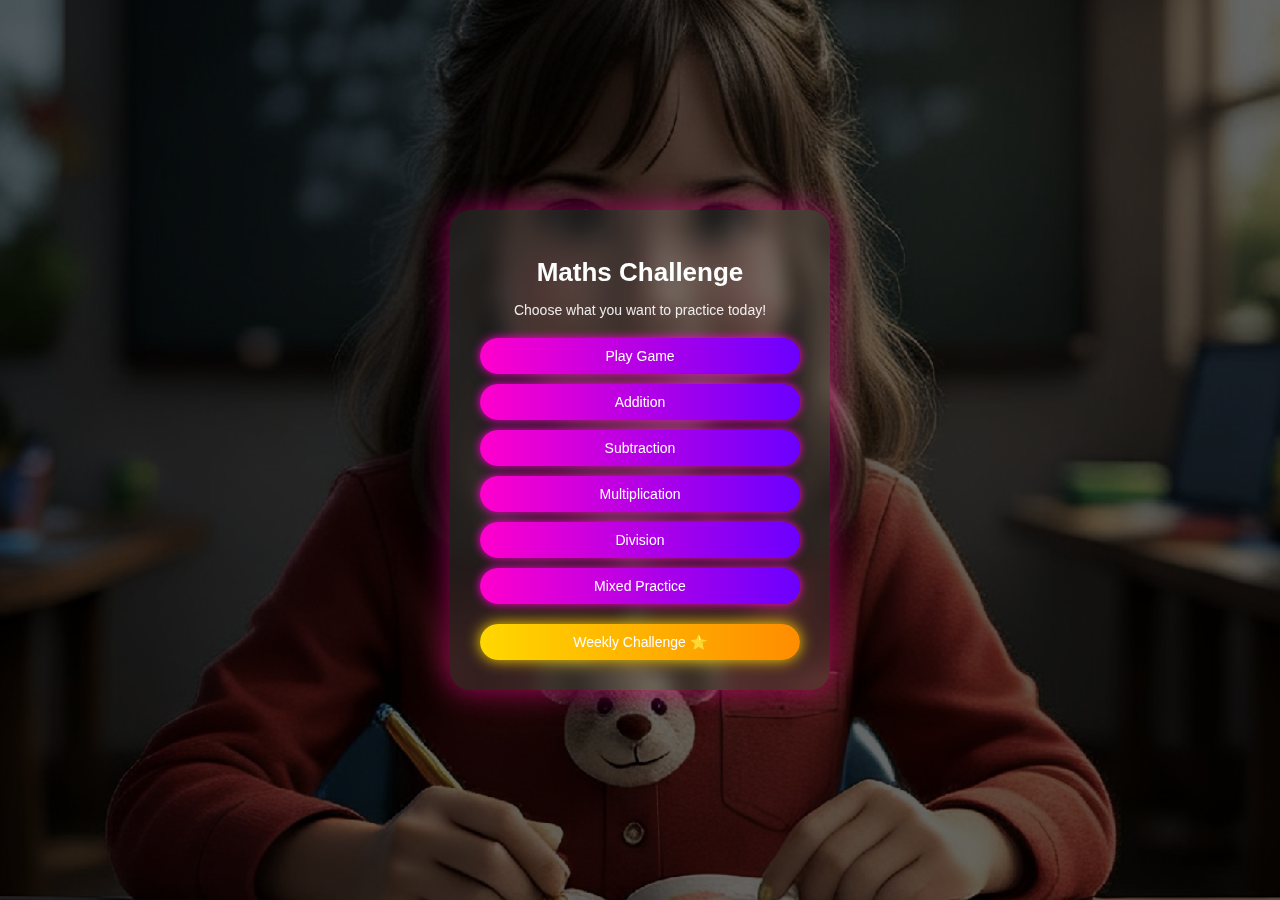
<file: index.html>
<!DOCTYPE html>
<html lang="en">
<head>
    <meta charset="UTF-8">
    <meta name="viewport" content="width=device-width, initial-scale=1.0">
    <title>Maths Challenge - Home</title>
    <link rel="stylesheet" href="style.css">
</head>
<body class="bg-home">

    <div class="game-container">

        <h1>Maths Challenge</h1>
        <p class="subtitle">Choose what you want to practice today!</p>

        <div class="menu-buttons">

            <!-- Main Game -->
            <button class="menu-btn" onclick="location.href='game.html'">
                Play Game
            </button>

            <!-- Individual Operations -->
            <button class="menu-btn" onclick="location.href='addition.html'">
                Addition
            </button>
            <button class="menu-btn" onclick="location.href='subtraction.html'">
                Subtraction
            </button>
            <button class="menu-btn" onclick="location.href='multiplication.html'">
                Multiplication
            </button>
            <button class="menu-btn" onclick="location.href='division.html'">
                Division
            </button>
            <button class="menu-btn" onclick="location.href='mixed.html'">
                Mixed Practice
            </button>

            <!-- Weekly Challenge -->
            <button class="menu-btn special" onclick="location.href='weekly.html'">
                Weekly Challenge ⭐
            </button>

        </div>

    </div>

</body>
</html>
</file>
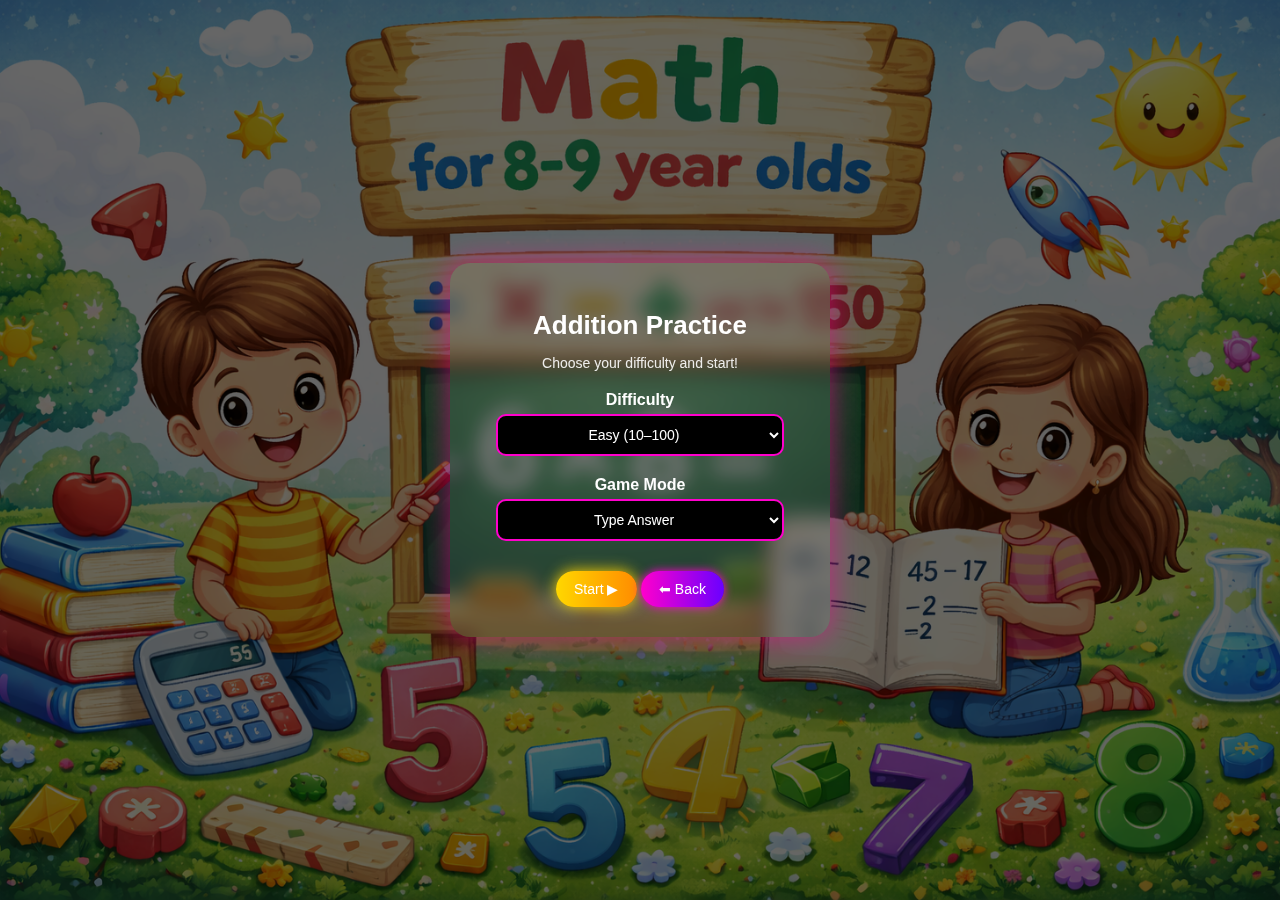
<file: addition.html>
<!DOCTYPE html>
<html lang="en">
<head>
    <meta charset="UTF-8">
    <meta name="viewport" content="width=device-width, initial-scale=1.0">
    <title>Addition Practice</title>
    <link rel="stylesheet" href="style.css">
</head>
<body class="bg-operations">

    <div class="game-container">
        <h1>Addition Practice</h1>
        <p class="subtitle">Choose your difficulty and start!</p>

        <!-- Difficulty selection -->
        <div class="section">
            <h2>Difficulty</h2>
            <select id="difficulty">
                <option value="easy">Easy (10–100)</option>
                <option value="medium">Medium (10–500)</option>
                <option value="hard">Hard (10–2000)</option>
            </select>
        </div>

        <!-- Game mode selection -->
        <div class="section">
            <h2>Game Mode</h2>
            <select id="mode">
                <option value="input">Type Answer</option>
                <option value="multiple">Multiple Choice</option>
            </select>
        </div>

        <!-- Start buttons -->
        <button class="menu-btn special" onclick="startAddition()">Start ▶</button>
        <button class="menu-btn" onclick="location.href='index.html'">⬅ Back</button>
    </div>

    <script>
        function startAddition() {
            const diff = document.getElementById("difficulty").value;
            const mode = document.getElementById("mode").value;

            // Átirányítás a play.html-re paraméterekkel
            location.href = `play.html?mode=${mode}&op=addition&diff=${diff}`;
        }
    </script>

</body>
</html>
</file>
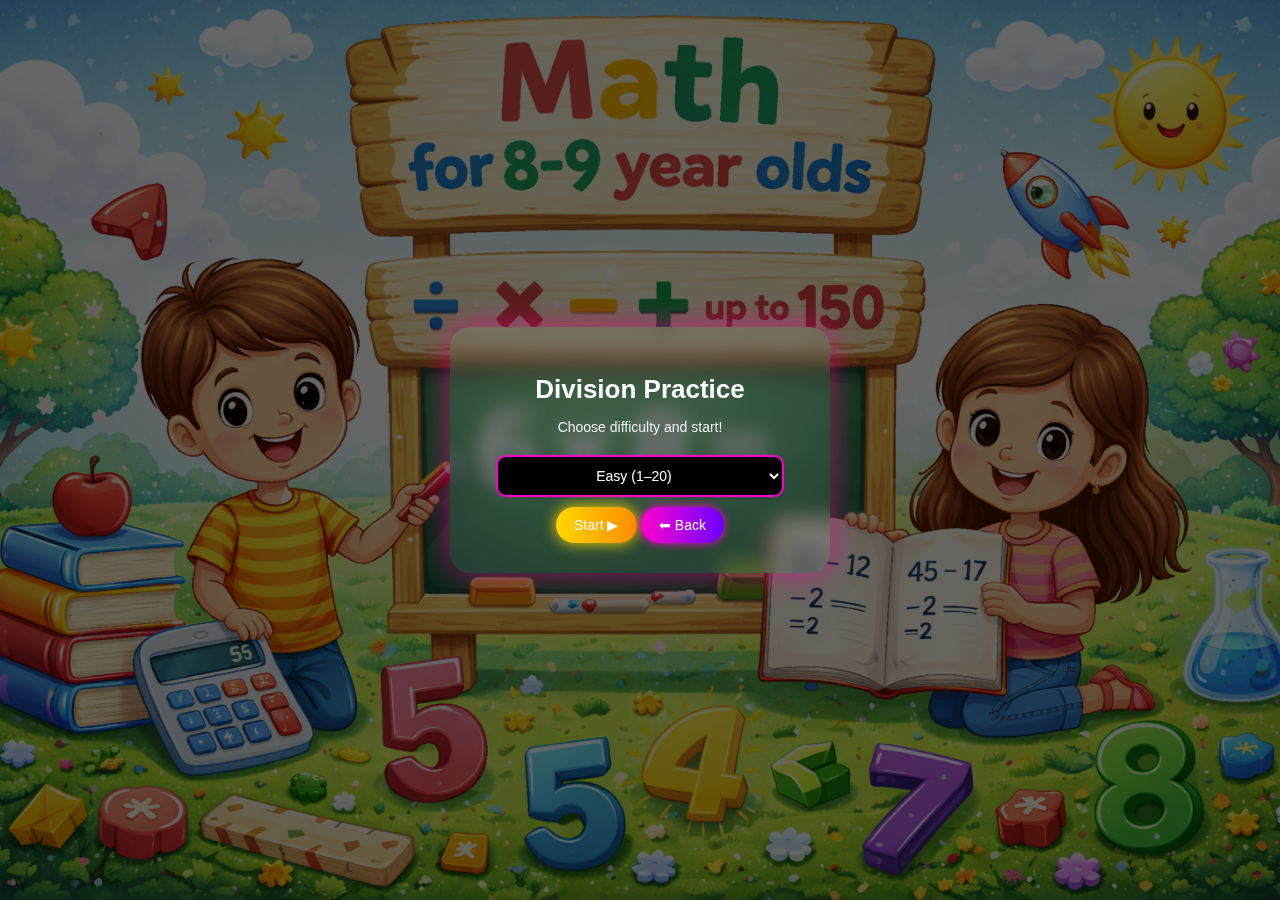
<file: division.html>
<!DOCTYPE html>
<html lang="en">
<head>
    <meta charset="UTF-8">
    <meta name="viewport" content="width=device-width, initial-scale=1.0">
    <title>Division Practice</title>
    <link rel="stylesheet" href="style.css">
</head>
<body class="bg-operations">


    <div class="game-container">
        <h1>Division Practice</h1>
        <p class="subtitle">Choose difficulty and start!</p>

        <select id="difficulty">
            <option value="easy">Easy (1–20)</option>
            <option value="medium">Medium (1–60)</option>
            <option value="hard">Hard (1–150)</option>
        </select>

        <button class="menu-btn special" onclick="startDivision()">Start ▶</button>
        <button class="menu-btn" onclick="location.href='index.html'">⬅ Back</button>
    </div>

    <script>
        function startDivision() {
            const diff = document.getElementById("difficulty").value;
            location.href = `play.html?mode=input&op=division&diff=${diff}`;
        }
    </script>

</body>
</html>
</file>
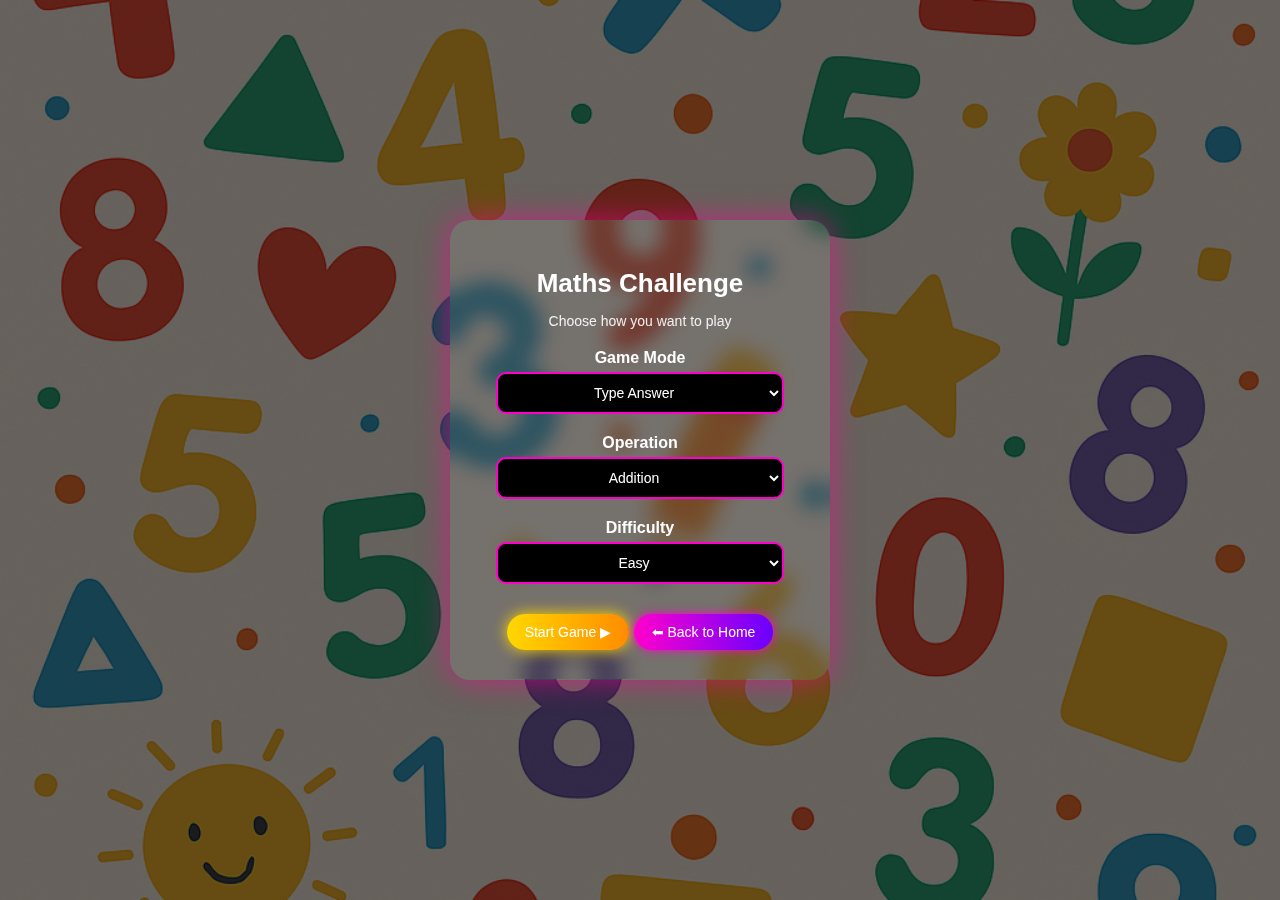
<file: game.html>
<!DOCTYPE html>
<html lang="en">
<head>
    <meta charset="UTF-8">
    <meta name="viewport" content="width=device-width, initial-scale=1.0">
    <title>Maths Challenge - Game</title>
    <link rel="stylesheet" href="style.css">
</head>

<body class="bg-game">

    <div class="game-container">

        <h1>Maths Challenge</h1>
        <p class="subtitle">Choose how you want to play</p>

        <!-- GAME MODE -->
        <div class="section">
            <h2>Game Mode</h2>
            <select id="game-mode">
                <option value="input">Type Answer</option>
                <option value="multiple">Multiple Choice</option>
            </select>
        </div>

        <!-- OPERATION TYPE -->
        <div class="section">
            <h2>Operation</h2>
            <select id="operation">
                <option value="addition">Addition</option>
                <option value="subtraction">Subtraction</option>
                <option value="multiplication">Multiplication</option>
                <option value="division">Division</option>
                <option value="mixed">Mixed</option>
            </select>
        </div>

        <!-- DIFFICULTY -->
        <div class="section">
            <h2>Difficulty</h2>
            <select id="difficulty">
                <option value="easy">Easy</option>
                <option value="medium">Medium</option>
                <option value="hard">Hard</option>
            </select>
        </div>

        <!-- START BUTTON -->
        <button class="menu-btn special" onclick="startGame()">
            Start Game ▶
        </button>

        <!-- BACK TO HOME -->
        <button class="menu-btn" onclick="location.href='index.html'">
            ⬅ Back to Home
        </button>

    </div>

    <script>
        function startGame() {
            const mode = document.getElementById("game-mode").value;
            const op = document.getElementById("operation").value;
            const diff = document.getElementById("difficulty").value;

            // Átirányítás a play.html-re a paraméterekkel
            const url = `play.html?mode=${mode}&op=${op}&diff=${diff}`;
            location.href = url;
        }
    </script>

</body>
</html>
</file>
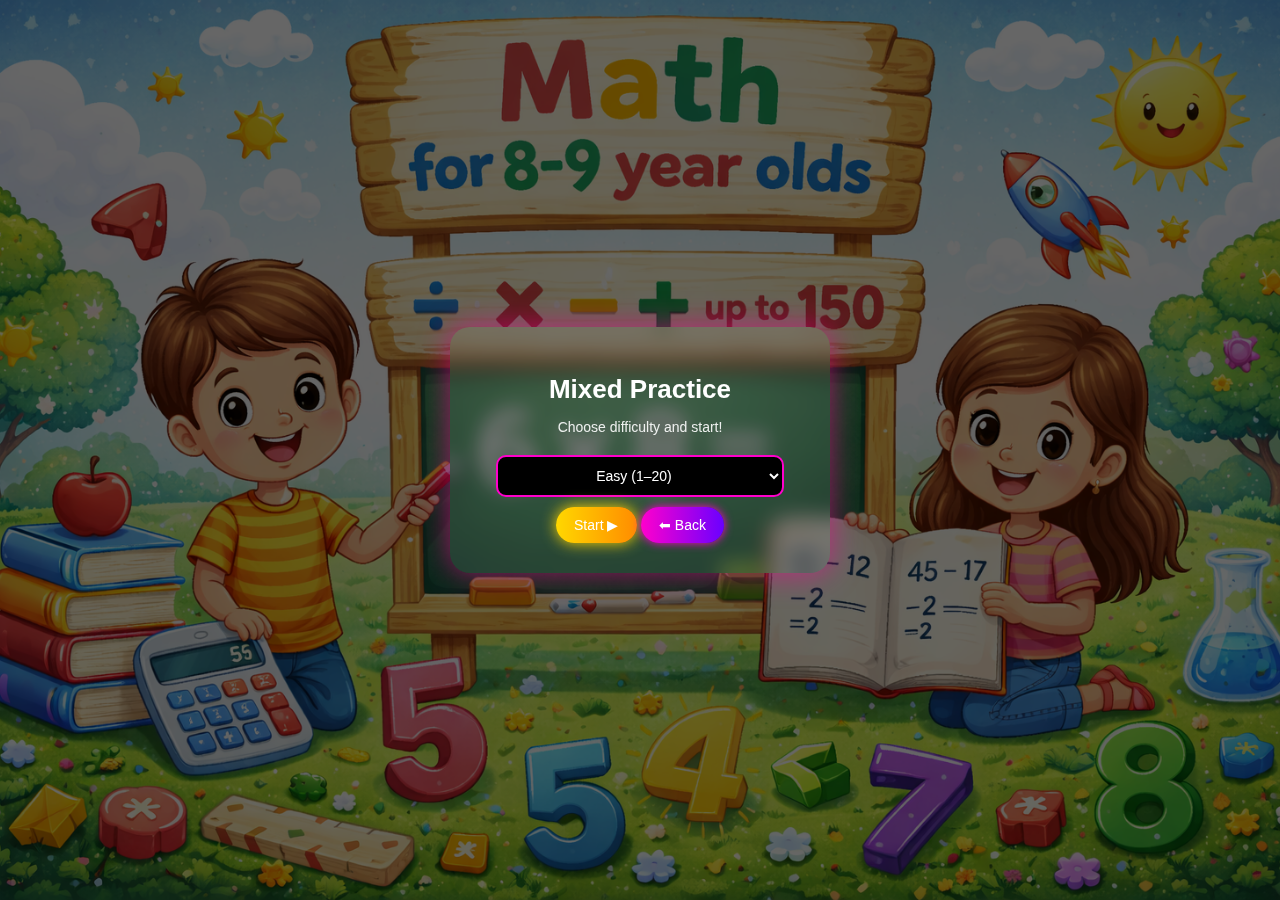
<file: mixed.html>
<!DOCTYPE html>
<html lang="en">
<head>
    <meta charset="UTF-8">
    <meta name="viewport" content="width=device-width, initial-scale=1.0">
    <title>Mixed Practice</title>
    <link rel="stylesheet" href="style.css">
</head>
<body class="bg-operations">

    <div class="game-container">
        <h1>Mixed Practice</h1>
        <p class="subtitle">Choose difficulty and start!</p>

        <select id="difficulty">
            <option value="easy">Easy (1–20)</option>
            <option value="medium">Medium (1–60)</option>
            <option value="hard">Hard (1–150)</option>
        </select>

        <button class="menu-btn special" onclick="startMixed()">Start ▶</button>
        <button class="menu-btn" onclick="location.href='index.html'">⬅ Back</button>
    </div>

    <script>
        function startMixed() {
            const diff = document.getElementById("difficulty").value;
            location.href = `play.html?mode=input&op=mixed&diff=${diff}`;
        }
    </script>

</body>
</html>
</file>
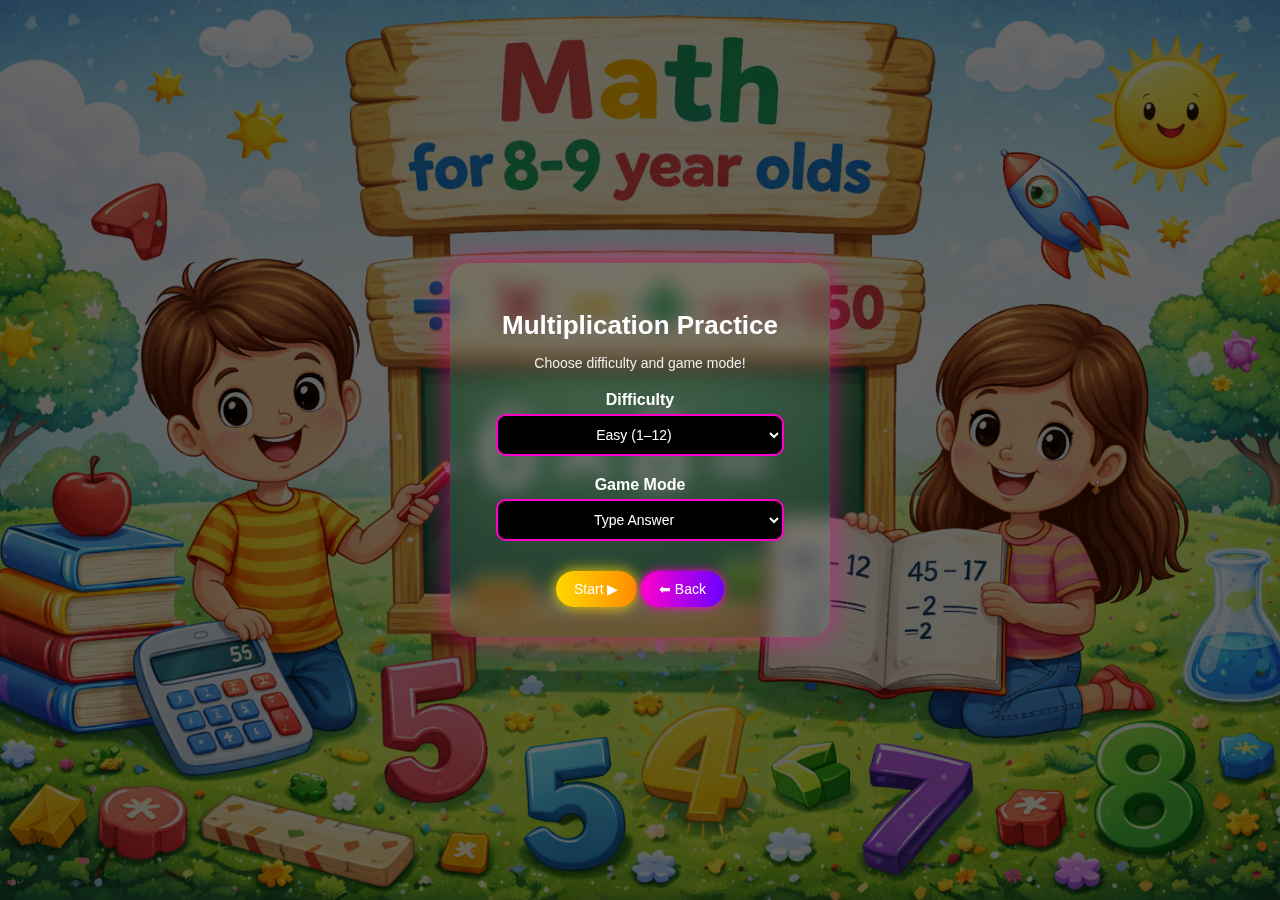
<file: multiplication.html>
<!DOCTYPE html>
<html lang="en">
<head>
    <meta charset="UTF-8">
    <meta name="viewport" content="width=device-width, initial-scale=1.0">
    <title>Multiplication Practice</title>
    <link rel="stylesheet" href="style.css">
</head>
<body class="bg-operations">

    <div class="game-container">
        <h1>Multiplication Practice</h1>
        <p class="subtitle">Choose difficulty and game mode!</p>

        <!-- Difficulty selection -->
        <div class="section">
            <h2>Difficulty</h2>
            <select id="difficulty">
                <option value="easy">Easy (1–12)</option>
                <option value="medium">Medium (1–12)</option>
                <option value="hard">Hard (1–12)</option>
            </select>
        </div>

        <!-- Game mode selection -->
        <div class="section">
            <h2>Game Mode</h2>
            <select id="mode">
                <option value="input">Type Answer</option>
                <option value="multiple">Multiple Choice</option>
            </select>
        </div>

        <!-- Start buttons -->
        <button class="menu-btn special" onclick="startMultiplication()">Start ▶</button>
        <button class="menu-btn" onclick="location.href='index.html'">⬅ Back</button>
    </div>

    <script>
        function startMultiplication() {
            const diff = document.getElementById("difficulty").value;
            const mode = document.getElementById("mode").value;

            // Átirányítás a play.html-re paraméterekkel
            location.href = `play.html?mode=${mode}&op=multiplication&diff=${diff}`;
        }
    </script>

</body>
</html>
</file>
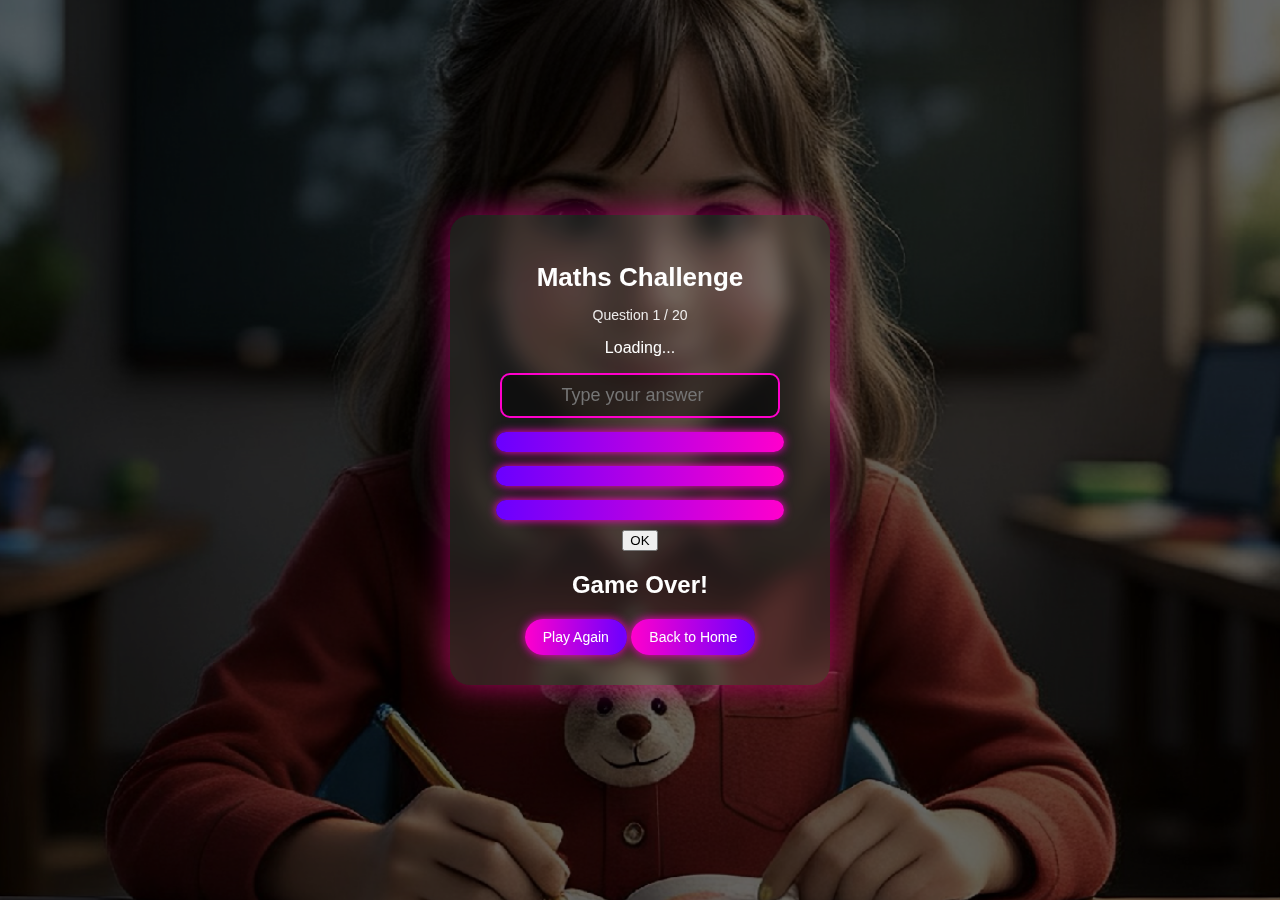
<file: play.html>
<!DOCTYPE html>
<html lang="en">
<head>
    <meta charset="UTF-8">
    <meta name="viewport" content="width=device-width, initial-scale=1.0">
    <title>Maths Challenge - Play</title>
    <link rel="stylesheet" href="style.css">
</head>

<body class="bg-home">

    <div class="game-container">

        <h1>Maths Challenge</h1>

        <!-- Question counter -->
        <p id="counter">Question 1 / 20</p>

        <!-- Question text -->
        <p id="question">Loading...</p>

        <!-- Input mode -->
        <input type="number" id="answer-input" placeholder="Type your answer">

        <!-- Multiple choice mode -->
        <div id="choices" class="hidden">
            <button class="choice-btn" id="choice1"></button>
            <button class="choice-btn" id="choice2"></button>
            <button class="choice-btn" id="choice3"></button>
        </div>

        <!-- Submit button -->
        <button id="submit-btn">OK</button>

        <!-- Result feedback -->
        <p id="result"></p>

        <!-- End screen -->
        <div id="end-screen" class="hidden">
            <h2>Game Over!</h2>
            <p id="final-score"></p>
            <button class="menu-btn" onclick="location.href='game.html'">Play Again</button>
            <button class="menu-btn" onclick="location.href='index.html'">Back to Home</button>
        </div>

    </div>
    <audio id="correct-sound" src="correct.mp3"></audio>
    <audio id="wrong-sound" src="wrong.mp3"></audio>

    <script src="game.js"></script>
</body>
</html>
</file>
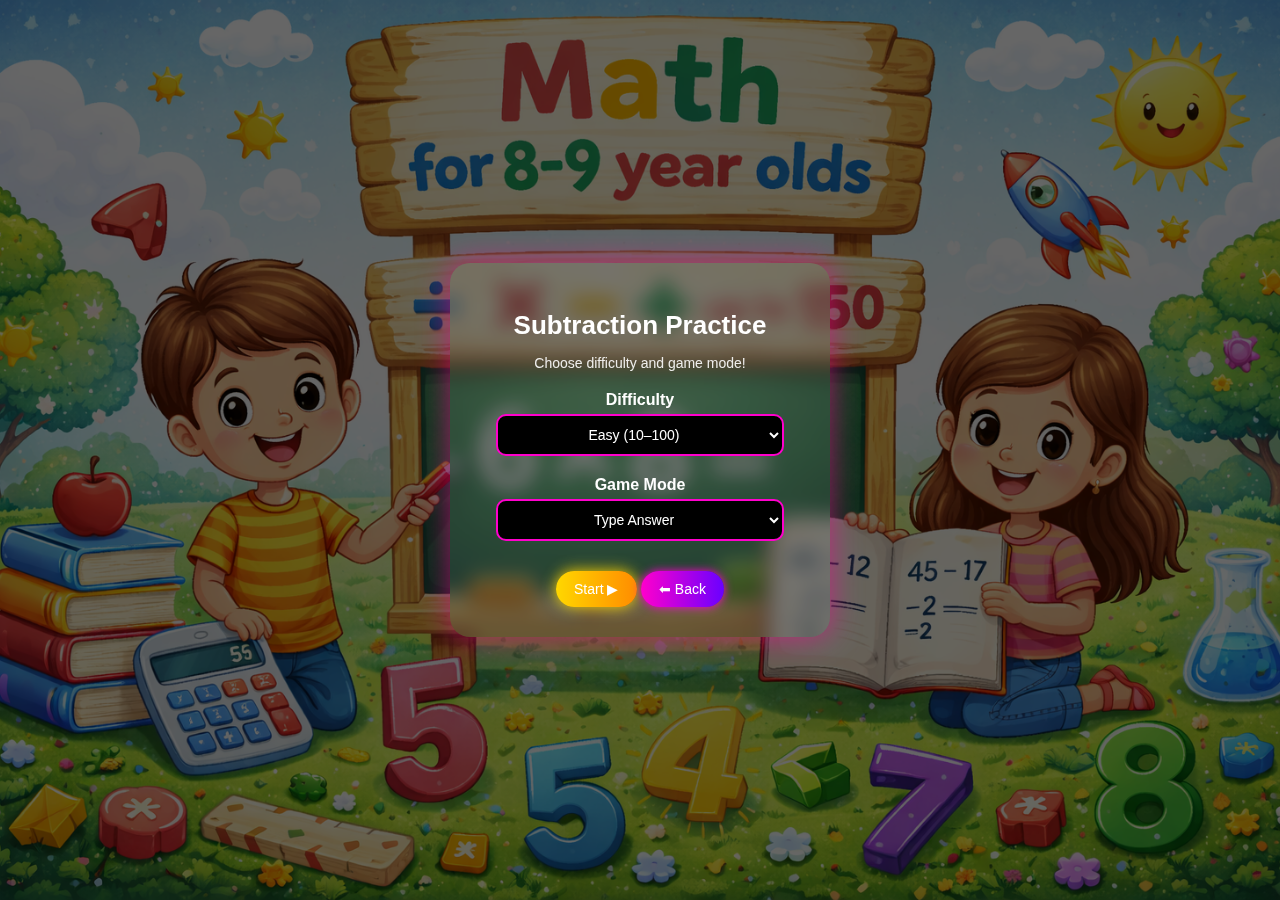
<file: subtraction.html>
<!DOCTYPE html>
<html lang="en">
<head>
    <meta charset="UTF-8">
    <meta name="viewport" content="width=device-width, initial-scale=1.0">
    <title>Subtraction Practice</title>
    <link rel="stylesheet" href="style.css">
</head>
<body class="bg-operations">

    <div class="game-container">
        <h1>Subtraction Practice</h1>
        <p class="subtitle">Choose difficulty and game mode!</p>

        <!-- Difficulty selection -->
        <div class="section">
            <h2>Difficulty</h2>
            <select id="difficulty">
                <option value="easy">Easy (10–100)</option>
                <option value="medium">Medium (10–500)</option>
                <option value="hard">Hard (10–2000)</option>
            </select>
        </div>

        <!-- Game mode selection -->
        <div class="section">
            <h2>Game Mode</h2>
            <select id="mode">
                <option value="input">Type Answer</option>
                <option value="multiple">Multiple Choice</option>
            </select>
        </div>

        <!-- Start buttons -->
        <button class="menu-btn special" onclick="startSubtraction()">Start ▶</button>
        <button class="menu-btn" onclick="location.href='index.html'">⬅ Back</button>
    </div>

    <script>
        function startSubtraction() {
            const diff = document.getElementById("difficulty").value;
            const mode = document.getElementById("mode").value;

            // Átirányítás a play.html-re paraméterekkel
            location.href = `play.html?mode=${mode}&op=subtraction&diff=${diff}`;
        }
    </script>

</body>
</html>
</file>
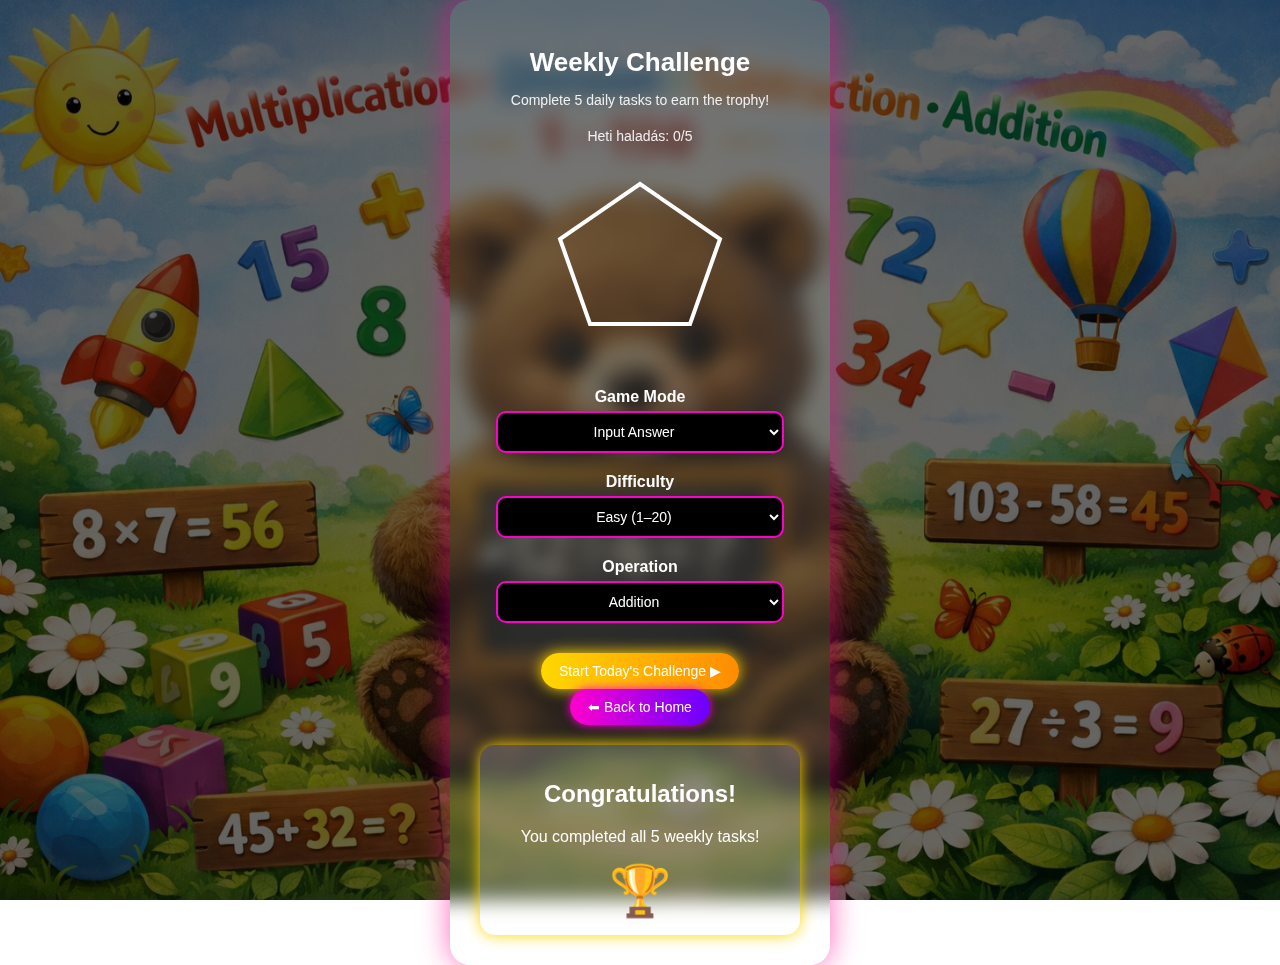
<file: weekly.html>
<!DOCTYPE html>
<html lang="en">
<head>
    <meta charset="UTF-8">
    <meta name="viewport" content="width=device-width, initial-scale=1.0">
    <title>Weekly Challenge</title>
    <link rel="stylesheet" href="style.css">
</head>

<body class="bg-weekly">

    <div class="game-container">

        <h1>Weekly Challenge</h1>
        <p class="subtitle">Complete 5 daily tasks to earn the trophy!</p>

        <p id="weekly-progress" class="subtitle">Weekly progress: 0/5</p>

        <div id="pentagon-container">
            <svg id="pentagon" width="200" height="200" viewBox="0 0 200 200">
                <polygon id="pentagon-outline"
                    points="100,20 180,75 150,160 50,160 20,75"
                    stroke="#ffffff"
                    stroke-width="4"
                    fill="none"
                />
                <polyline id="pentagon-progress"
                    points=""
                    stroke="#00ff00"
                    stroke-width="6"
                    fill="none"
                />
            </svg>
        </div>

        <div class="section">
            <h2>Game Mode</h2>
            <select id="weekly-mode">
                <option value="input">Input Answer</option>
                <option value="multiple">Multiple Choice</option>
            </select>
        </div>

        <div class="section">
            <h2>Difficulty</h2>
            <select id="weekly-difficulty">
                <option value="easy">Easy (1–20)</option>
                <option value="medium">Medium (1–60)</option>
                <option value="hard">Hard (1–150)</option>
            </select>
        </div>

        <div class="section">
            <h2>Operation</h2>
            <select id="weekly-operation">
                <option value="addition">Addition</option>
                <option value="subtraction">Subtraction</option>
                <option value="multiplication">Multiplication</option>
                <option value="division">Division</option>
                <option value="mixed">Mixed</option>
            </select>
        </div>

        <button class="menu-btn special" onclick="startWeeklyTask()">
            Start Today's Challenge ▶
        </button>

        <button class="menu-btn" onclick="location.href='index.html'">
            ⬅ Back to Home
        </button>

        <div id="trophy-popup" class="hidden">
            <h2>Congratulations!</h2>
            <p>You completed all 5 weekly tasks!</p>
            <div id="trophy">🏆</div>
        </div>

    </div>

    <script src="weekly.js"></script>
</body>
</html>
</file>
<file: style.css>
body.bg-home {
    background: url("pophunters.png") no-repeat center center fixed;
    background-size: cover;
}

body.bg-game {
    background: url("background_game.png") no-repeat center center fixed;
    background-size: cover;
}

body.bg-weekly {
    background: url("background_weekly.png") no-repeat center center fixed;
    background-size: cover;
}

body.bg-operations {
    background: url("background_operations.png") no-repeat center center fixed;
    background-size: cover;
}


/* ============================
   GLOBAL BODY SETTINGS
   ============================ */

body {
    margin: 0;
    min-height: 100vh;
    font-family: Arial, sans-serif;
    display: flex;
    justify-content: center;
    align-items: center;
}

/* Dark overlay for readability */
body::after {
    content: "";
    position: fixed;
    inset: 0;
    background: rgba(0, 0, 0, 0.6);
}

/* ============================
   MAIN CONTAINER
   ============================ */

.game-container {
    position: relative;
    z-index: 1;
    background: rgba(255, 255, 255, 0.1);
    padding: 30px;
    border-radius: 20px;
    text-align: center;
    width: 320px;
    max-width: 90vw;
    backdrop-filter: blur(10px);
    color: white;
    box-shadow: 0 0 30px rgba(255, 0, 150, 0.6);
}

h1 {
    margin-bottom: 10px;
    font-size: 26px;
}

.subtitle {
    font-size: 14px;
    opacity: 0.9;
    margin-bottom: 20px;
}

/* ============================
   MENU BUTTONS
   ============================ */

.menu-buttons {
    display: flex;
    flex-direction: column;
    gap: 10px;
    margin-top: 15px;
}

.menu-btn {
    padding: 10px 18px;
    border-radius: 20px;
    border: none;
    background: linear-gradient(90deg, #ff00cc, #6a00ff);
    color: white;
    font-size: 14px;
    cursor: pointer;
    box-shadow: 0 0 10px #ff00cc;
    transition: 0.2s;
}

.menu-btn:hover {
    transform: scale(1.05);
    box-shadow: 0 0 20px #ff00cc, 0 0 30px #6a00ff;
}

.menu-btn.special {
    margin-top: 10px;
    background: linear-gradient(90deg, #ffd700, #ff8c00);
    box-shadow: 0 0 15px #ffd700;
}

/* ============================
   MOBILE RESPONSIVE
   ============================ */

@media (max-width: 480px) {
    .game-container {
        padding: 20px;
        width: 90vw;
    }

    h1 {
        font-size: 22px;
    }

    .menu-btn {
        font-size: 13px;
        padding: 9px 16px;
    }
}

/* ============================
   SELECT BOXES
   ============================ */

.section {
    margin-bottom: 20px;
}

.section h2 {
    font-size: 16px;
    margin-bottom: 5px;
}

select {
    width: 90%;
    padding: 10px;
    border-radius: 10px;
    border: 2px solid #ff00cc;
    background: black;
    color: white;
    font-size: 14px;
    outline: none;
    text-align: center;
}

select:focus {
    box-shadow: 0 0 15px #ff00cc;
}

/* ============================
   GAME UI
   ============================ */

#counter {
    font-size: 14px;
    margin-bottom: 10px;
    opacity: 0.9;
}

.choice-btn {
    padding: 10px;
    width: 90%;
    border-radius: 15px;
    border: none;
    background: linear-gradient(90deg, #6a00ff, #ff00cc);
    color: white;
    font-size: 16px;
    cursor: pointer;
    margin-bottom: 10px;
    box-shadow: 0 0 10px #ff00cc;
    transition: 0.2s;
}

.choice-btn:hover {
    transform: scale(1.05);
    box-shadow: 0 0 20px #ff00cc;
}

#end-screen h2 {
    margin-bottom: 10px;
}

#end-screen p {
    font-size: 18px;
    margin-bottom: 20px;
}

/* ============================
   WEEKLY CHALLENGE
   ============================ */

#pentagon-container {
    margin: 10px auto 20px;
    text-align: center;
}

.weekly-list p {
    margin: 5px 0;
    font-size: 14px;
}

#trophy-popup {
    margin-top: 20px;
    padding: 15px;
    background: rgba(255,255,255,0.2);
    border-radius: 15px;
    box-shadow: 0 0 15px gold;
}

#trophy {
    font-size: 50px;
    margin-top: 10px;
}

/* ============================
   CONFETTI ANIMATION
   ============================ */

.confetti {
    position: fixed;
    top: -10px;
    width: 8px;
    height: 8px;
    opacity: 0.9;
    border-radius: 2px;
    animation-name: fall;
    animation-timing-function: linear;
}

@keyframes fall {
    to {
        transform: translateY(110vh) rotate(360deg);
        opacity: 0;
    }
}
#answer-input {
    color: white;
    background: rgba(0, 0, 0, 0.4);
    border: 2px solid #ff00cc;
    padding: 10px;
    border-radius: 10px;
    font-size: 18px;
    text-align: center;
    width: 80%;
    margin: 10px auto;
    display: block;
}
</file>
